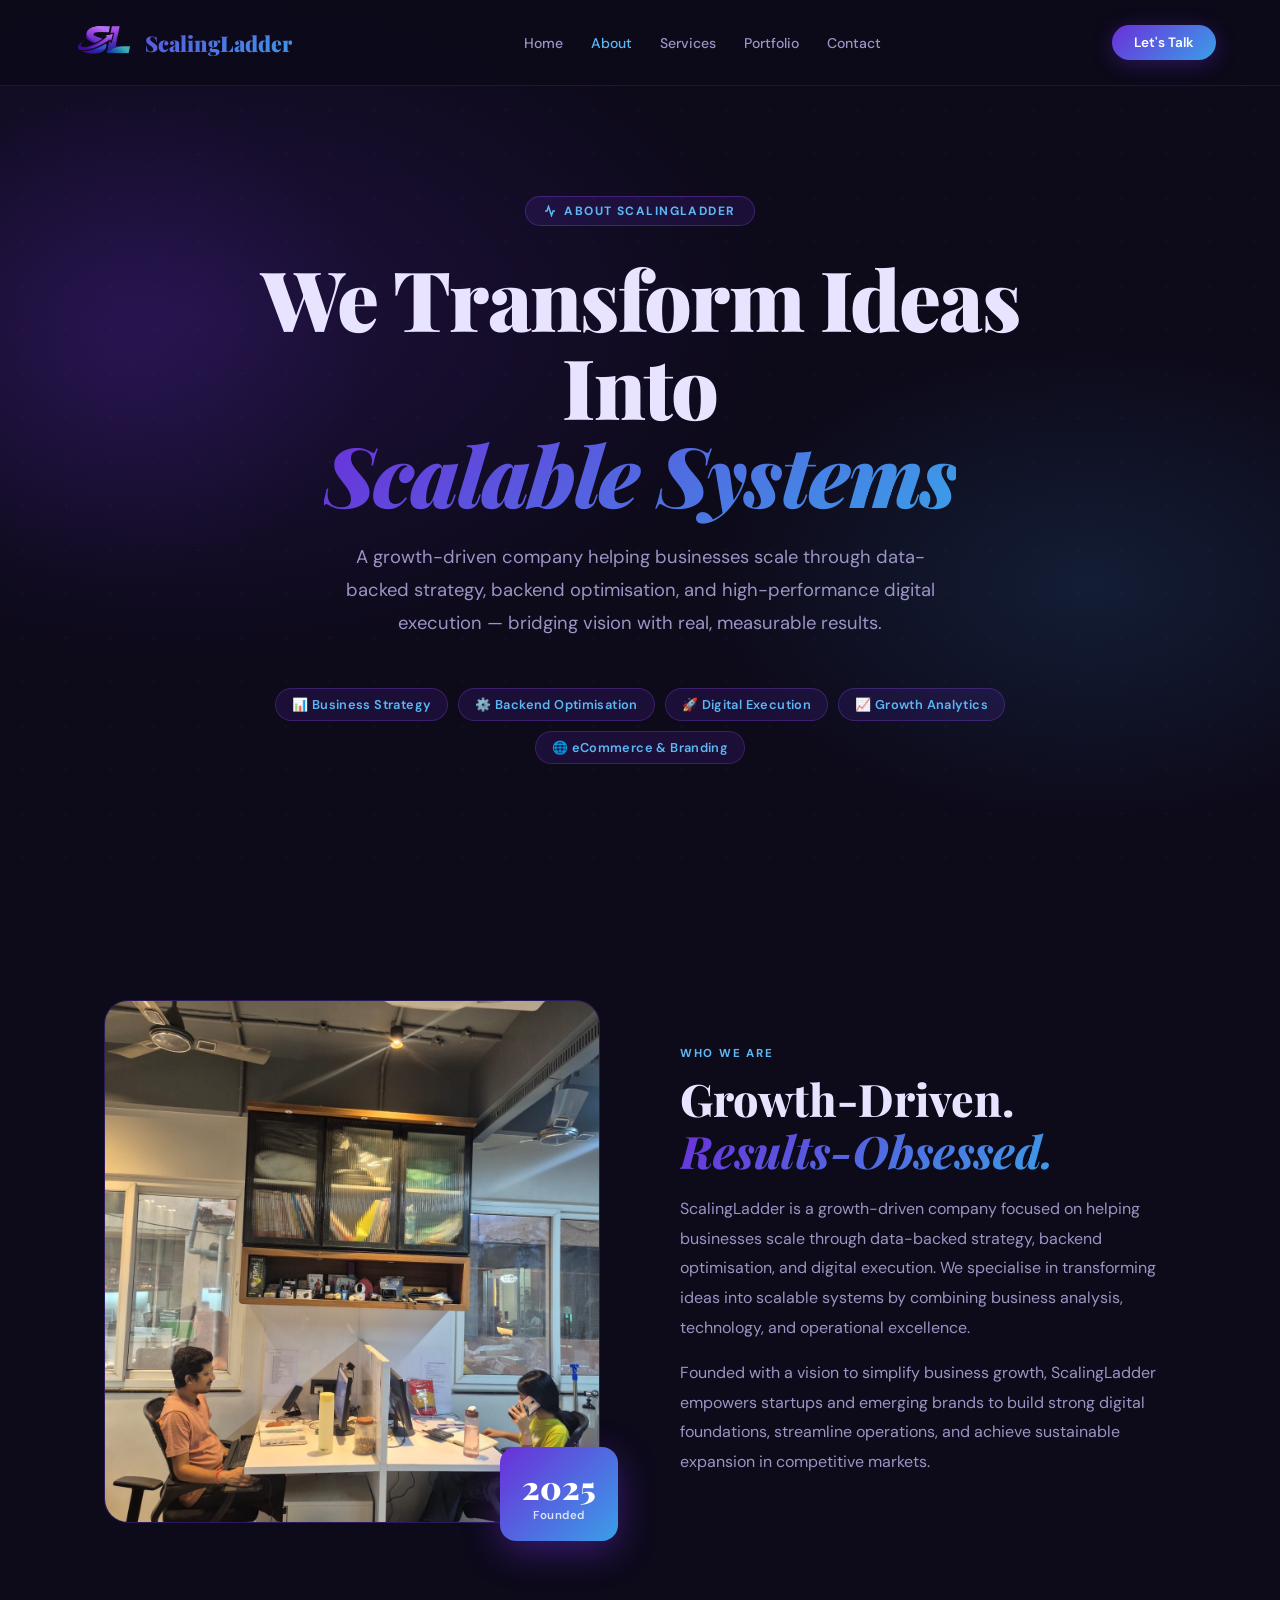
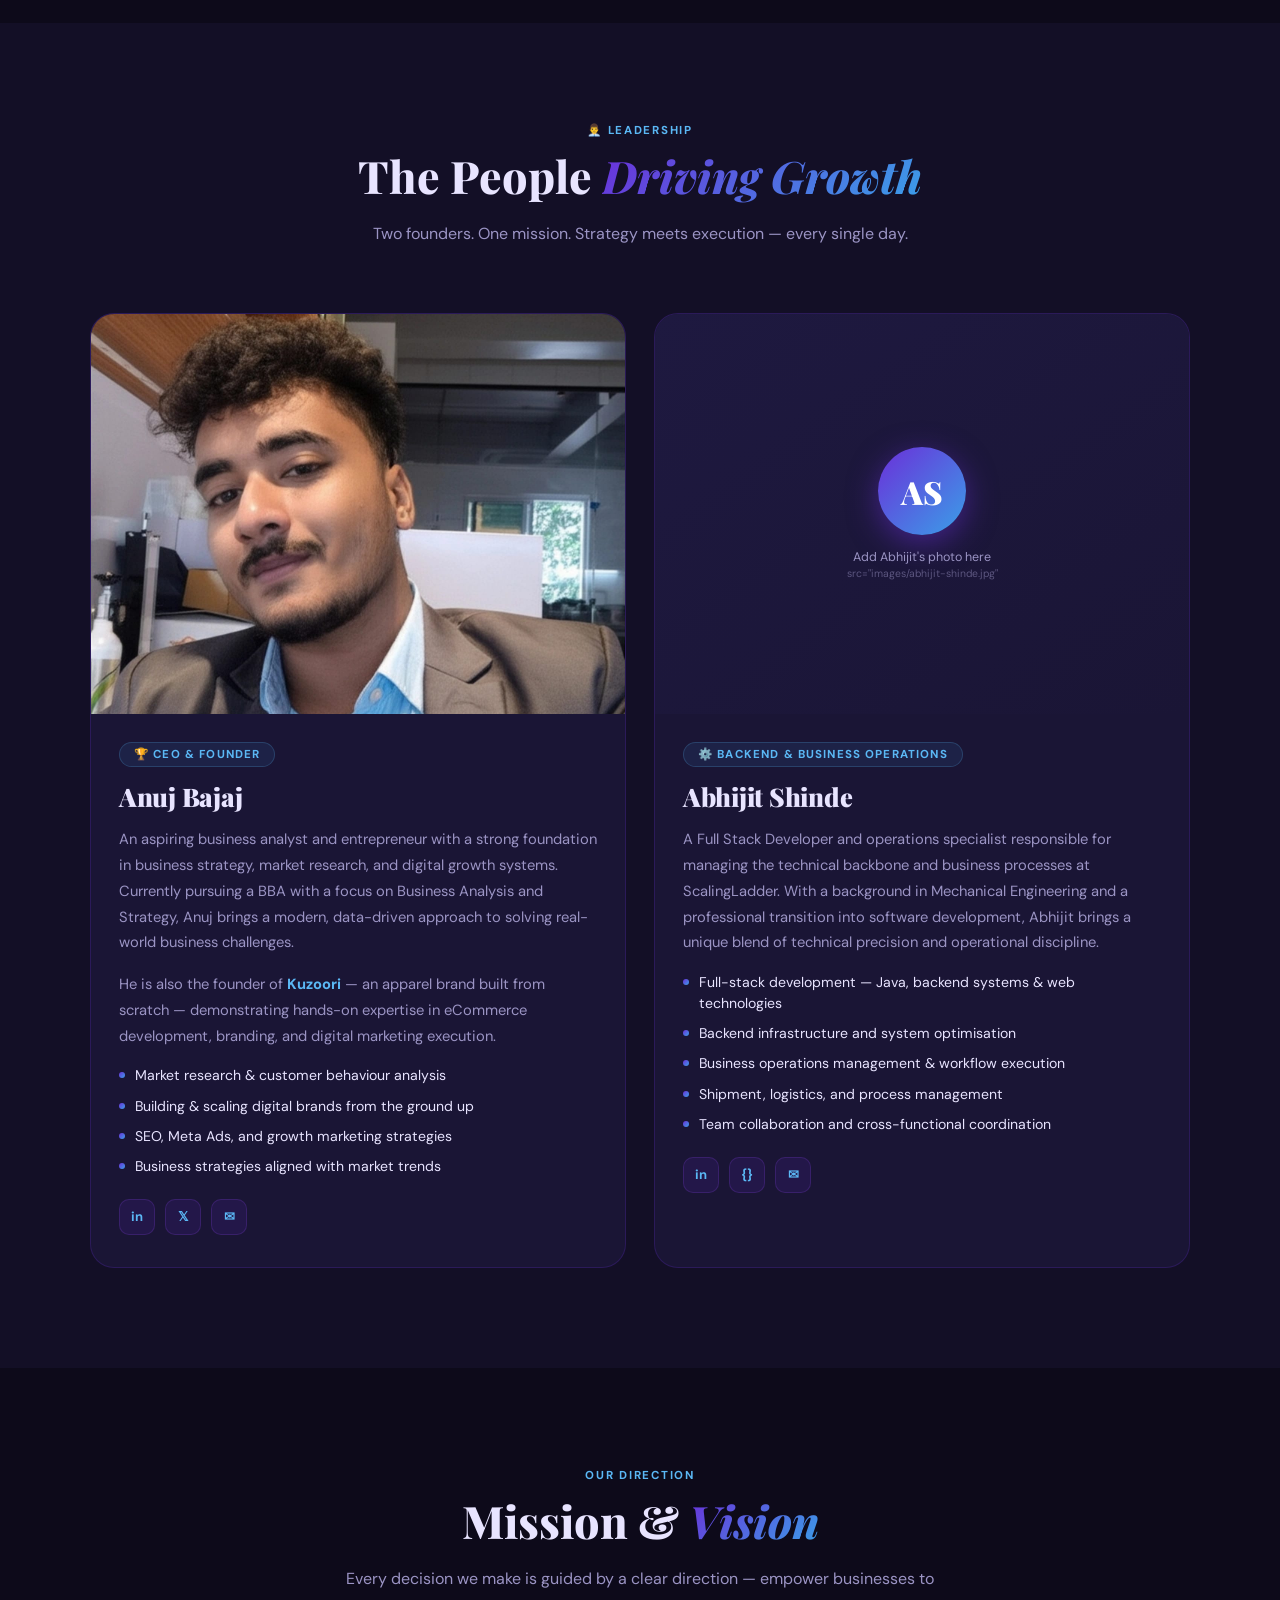
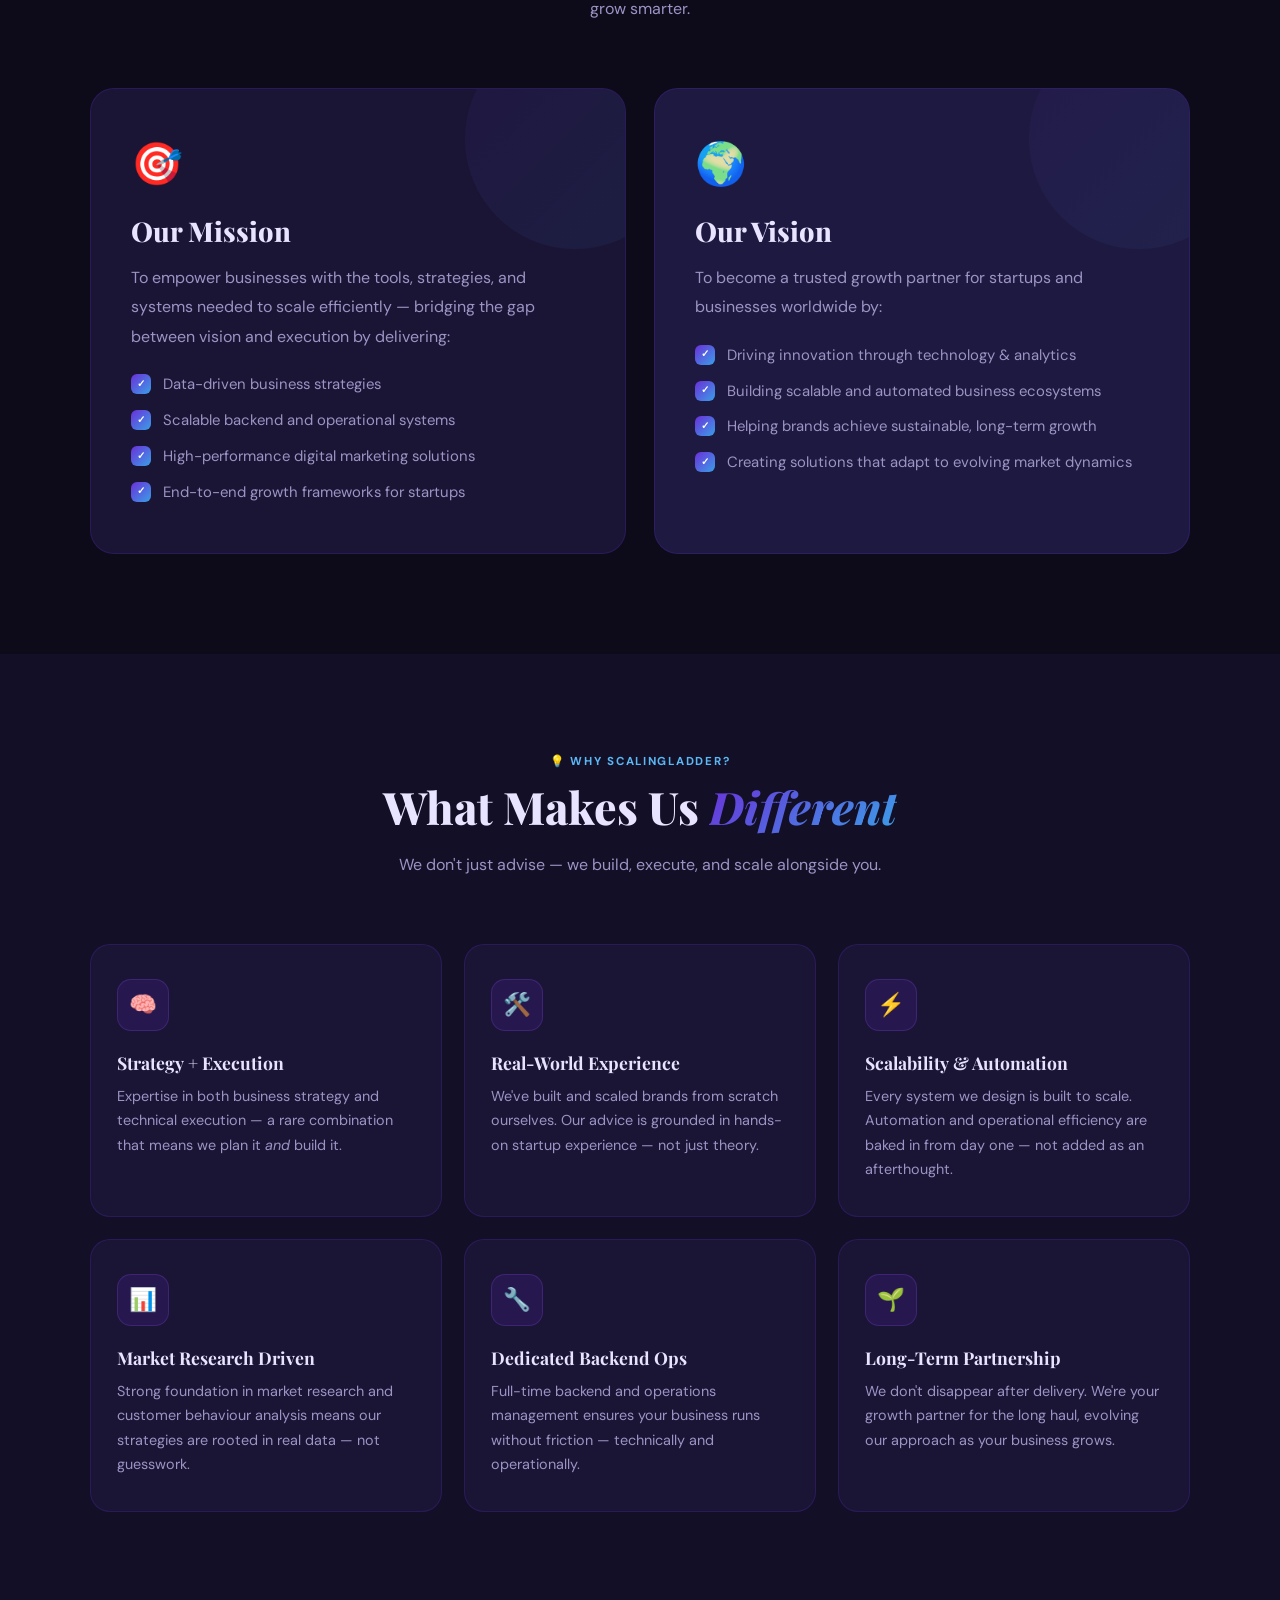
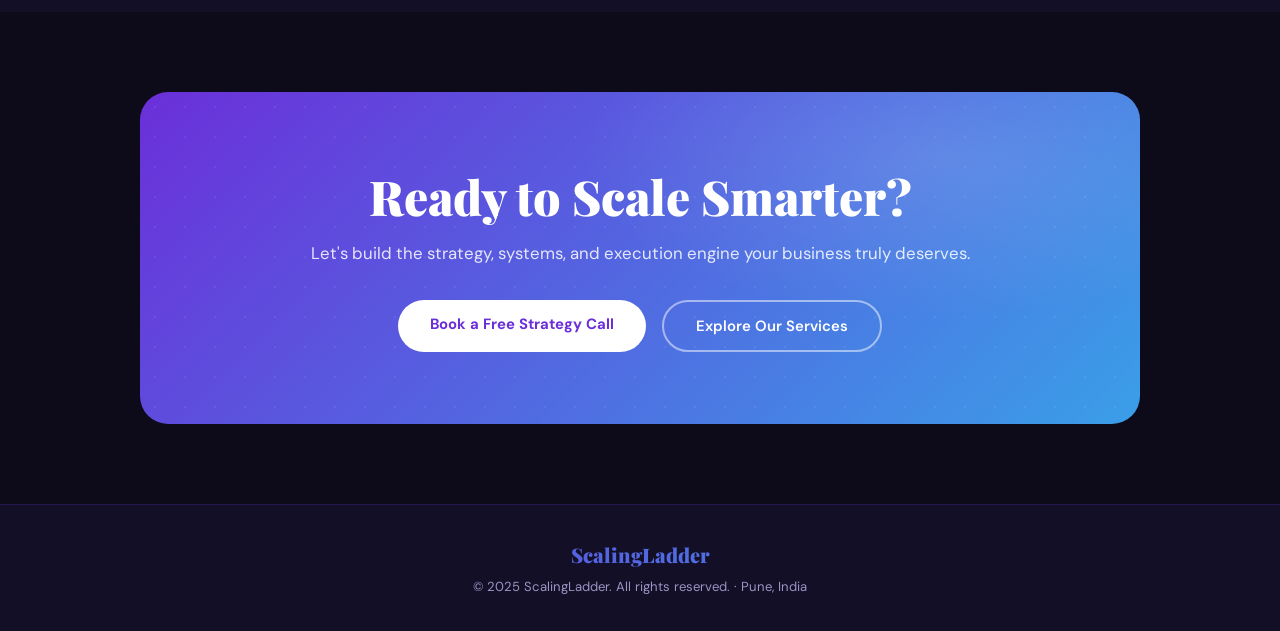
<file: aboutUs.html>
<!DOCTYPE html>
<html lang="en">
<head>
  <meta charset="UTF-8"/>
  <meta name="viewport" content="width=device-width, initial-scale=1.0"/>
  <title>About Us – ScalingLadder</title>
  <link href="https://fonts.googleapis.com/css2?family=Playfair+Display:ital,wght@0,700;0,900;1,700&family=DM+Sans:wght@300;400;500;600;700&display=swap" rel="stylesheet"/>
  <style>
    /* ══════════════════════════════════════
       THEME — matches thirdsite.html exactly
       ══════════════════════════════════════ */
    :root {
      --purple:  #6B2FD9;
      --violet:  #8B46E8;
      --mid:     #7B3ADE;
      --blue:    #3A9FE8;
      --sky:     #5BB8F5;
      --dark:    #0D0A1A;
      --dark2:   #130F26;
      --dark3:   #1A1535;
      --card-bg: #1E1940;
      --text:    #E8E4FF;
      --muted:   #9B94C4;
      --white:   #fff;
      --grad:    linear-gradient(135deg, #6B2FD9 0%, #3A9FE8 100%);
      --grad-r:  linear-gradient(135deg, #3A9FE8 0%, #6B2FD9 100%);

      /* aliases used throughout */
      --bg:      var(--dark);
      --surface: var(--dark2);
      --card:    var(--dark3);
      --card2:   var(--card-bg);
      --accent:  var(--violet);
      --border:  rgba(107,47,217,0.22);
    }

    *, *::before, *::after { box-sizing: border-box; margin: 0; padding: 0; }
    html { scroll-behavior: smooth; }

    body {
      font-family: 'DM Sans', sans-serif;
      background: var(--dark);
      color: var(--text);
      overflow-x: hidden;
    }

    /* ─────────────── NAV ─────────────── */
    nav {
      position: fixed; top: 0; left: 0; width: 100%; z-index: 200;
      padding: 0px 5%;
      display: flex; align-items: center; justify-content: space-between;
      background: rgba(13,10,26,0.90);
      backdrop-filter: blur(20px);
      border-bottom: 1px solid var(--border);
    }
    .nav-logo {
        display: flex; align-items: center; gap: 1px; text-decoration: none;
      font-family: 'Playfair Display', serif;
      font-size: 1.35rem; font-weight: 900;
      background: var(--grad); -webkit-background-clip: text; -webkit-text-fill-color: transparent;
      text-decoration: none;
    }
    .nav-links { display: flex; gap: 28px; list-style: none; }
    .nav-links a {
      color: var(--muted); text-decoration: none;
      font-size: .88rem; font-weight: 500; transition: color .2s;
    }
    .nav-links a:hover, .nav-links a.active { color: var(--sky); }
    .nav-cta {
      padding: 9px 22px; border-radius: 50px;
      background: var(--grad); color: #fff;
      font-weight: 600; font-size: .85rem; text-decoration: none;
      transition: opacity .2s, transform .2s; white-space: nowrap;
      box-shadow: 0 4px 20px rgba(107,47,217,.35);
    }
    .nav-cta:hover { opacity: .85; transform: translateY(-1px); }
    .burger {
      display: none; flex-direction: column; gap: 5px;
      cursor: pointer; background: none; border: none; padding: 4px;
    }
    .burger span { display: block; width: 24px; height: 2px; background: var(--text); border-radius: 2px; transition: .3s; }

    /* mobile menu */
    .mobile-menu {
      display: none; flex-direction: column;
      position: fixed; top: 62px; left: 0; width: 100%;
      background: rgba(13,10,26,.97); border-bottom: 1px solid var(--border);
      z-index: 190; padding-bottom: 16px;
    }
    .mobile-menu.open { display: flex; }
    .mobile-menu a {
      padding: 14px 5%; color: var(--text); text-decoration: none;
      font-size: .97rem; font-weight: 500;
      border-bottom: 1px solid rgba(255,255,255,.05); transition: color .2s;
    }
    .mobile-menu a:hover { color: var(--sky); }
    .m-cta {
      margin: 16px 5% 0 !important;
      padding: 14px; text-align: center;
      background: var(--grad) !important; border-radius: 12px;
      color: #fff !important; font-weight: 700; border: none;
    }

    /* ─────────────── HERO ─────────────── */
    .hero {
      min-height: 100vh;
      display: flex; align-items: center; justify-content: center;
      text-align: center; padding: 140px 5% 80px;
      position: relative; overflow: hidden;
    }
    .hero-bg {
      position: absolute; inset: 0; z-index: 0;
      background:
        radial-gradient(ellipse 65% 55% at 15% 35%, rgba(107,47,217,.18) 0%, transparent 70%),
        radial-gradient(ellipse 50% 45% at 85% 65%, rgba(58,159,232,.13) 0%, transparent 60%),
        var(--dark);
    }
    .hero-bg::after {
      content: ''; position: absolute; inset: 0;
      background-image: radial-gradient(circle, rgba(139,70,232,.08) 1px, transparent 1px);
      background-size: 44px 44px;
    }
    /* floating glow orbs */
    .hero-bg::before {
      content: ''; position: absolute;
      width: 500px; height: 500px; border-radius: 50%;
      background: radial-gradient(circle, rgba(107,47,217,.15) 0%, transparent 70%);
      top: 10%; left: -10%; pointer-events: none;
    }

    .hero-content { position: relative; z-index: 1; max-width: 820px; }

    .eyebrow {
      display: inline-flex; align-items: center; gap: 8px;
      background: rgba(107,47,217,.15); border: 1px solid rgba(139,70,232,.35);
      border-radius: 50px; padding: 6px 18px;
      font-size: .75rem; font-weight: 700; letter-spacing: .12em; text-transform: uppercase;
      color: var(--sky); margin-bottom: 28px;
      animation: fadeUp .7s ease both;
    }
    h1.hero-title {
      font-family: 'Playfair Display', serif;
      font-size: clamp(2.6rem, 7vw, 5.2rem);
      font-weight: 900; line-height: 1.06; letter-spacing: -.02em;
      margin-bottom: 22px;
      animation: fadeUp .7s .15s ease both;
    }
    h1.hero-title em {
      font-style: italic;
      background: var(--grad); -webkit-background-clip: text; -webkit-text-fill-color: transparent;
    }
    .hero-sub {
      font-size: clamp(.95rem, 2.2vw, 1.15rem);
      color: var(--muted); max-width: 600px; margin: 0 auto 48px; line-height: 1.8;
      animation: fadeUp .7s .3s ease both;
    }
    .hero-pills {
      display: flex; flex-wrap: wrap; gap: 10px; justify-content: center;
      animation: fadeUp .7s .45s ease both;
    }
    .pill {
      padding: 7px 16px; border-radius: 50px;
      background: rgba(107,47,217,.15); border: 1px solid rgba(139,70,232,.3);
      font-size: .8rem; font-weight: 600; color: var(--sky); letter-spacing: .03em;
    }

    /* ─────────────── SHARED ─────────────── */
    .section-label {
      font-size: .72rem; font-weight: 700; letter-spacing: .15em;
      text-transform: uppercase; color: var(--sky); margin-bottom: 12px;
    }
    .section-title {
      font-family: 'Playfair Display', serif;
      font-size: clamp(1.8rem, 3.5vw, 2.8rem); font-weight: 800;
      line-height: 1.15; margin-bottom: 18px;
    }
    .section-title em {
      font-style: italic;
      background: var(--grad); -webkit-background-clip: text; -webkit-text-fill-color: transparent;
    }
    .s-body { color: var(--muted); line-height: 1.85; font-size: 1rem; }

    /* ─────────────── WHO WE ARE ─────────────── */
    .intro-wrap {
      padding: 100px 5%;
      max-width: 1200px; margin: 0 auto;
      display: grid; grid-template-columns: 1fr 1fr; gap: 80px; align-items: center;
    }
    .intro-visual { position: relative; }
    .intro-img-box {
      width: 100%; padding-top: 105%;
      border-radius: 24px; overflow: hidden; position: relative;
      background: var(--dark3); border: 1px solid var(--border);
    }
    .img-placeholder {
      position: absolute; inset: 0;
      display: flex; flex-direction: column; align-items: center; justify-content: center;
      gap: 14px;
      background: linear-gradient(145deg, #1A1535, #130F26);
    }
    .img-placeholder .pl-icon { font-size: 3rem; opacity: .35; }
    .img-placeholder p { color: var(--muted); font-size: .82rem; text-align: center; padding: 0 24px; line-height: 1.6; }
    .intro-badge {
      position: absolute; bottom: -18px; right: -18px;
      background: var(--grad); border-radius: 16px; padding: 18px 22px;
      text-align: center; min-width: 115px;
      box-shadow: 0 10px 36px rgba(107,47,217,.45);
    }
    .intro-badge .b-big { font-family: 'Playfair Display', serif; font-size: 2rem; font-weight: 900; color: #fff; }
    .intro-badge .b-sm  { font-size: .72rem; color: rgba(255,255,255,.8); font-weight: 600; letter-spacing: .04em; }

    /* ─────────────── LEADERSHIP ─────────────── */
    .leadership { padding: 100px 5%; background: var(--dark2); }
    .leadership-header { text-align: center; max-width: 600px; margin: 0 auto 64px; }
    .leaders-wrap {
      max-width: 1100px; margin: 0 auto;
      display: grid; grid-template-columns: 1fr 1fr; gap: 28px;
    }
    .leader-card {
      background: var(--dark3); border: 1px solid var(--border);
      border-radius: 24px; overflow: hidden;
      transition: transform .3s, border-color .3s, box-shadow .3s;
    }
    .leader-card:hover {
      transform: translateY(-7px);
      border-color: rgba(139,70,232,.5);
      box-shadow: 0 24px 60px rgba(107,47,217,.25);
    }
    .leader-photo {
      width: 100%; aspect-ratio: 4/3;
      background: var(--dark2); position: relative; overflow: hidden;
    }
    .leader-photo img { width: 100%; height: 100%; object-fit: cover; display: block; }
    .lp-placeholder {
      width: 100%; height: 100%;
      display: flex; flex-direction: column; align-items: center; justify-content: center;
      gap: 14px;
      background: linear-gradient(145deg, #1E1940, #1A1535);
    }
    .avatar {
      width: 88px; height: 88px; border-radius: 50%;
      background: var(--grad);
      display: flex; align-items: center; justify-content: center;
      font-family: 'Playfair Display', serif;
      font-size: 2rem; font-weight: 900; color: #fff;
      box-shadow: 0 8px 30px rgba(107,47,217,.5);
    }
    .lp-hint { color: var(--muted); font-size: .78rem; text-align: center; padding: 0 20px; }
    .leader-body { padding: 28px 28px 32px; }
    .leader-role {
      display: inline-flex; align-items: center; gap: 6px;
      font-size: .72rem; font-weight: 700; letter-spacing: .1em; text-transform: uppercase;
      color: var(--sky);
      background: rgba(58,159,232,.1);
      border: 1px solid rgba(91,184,245,.2);
      border-radius: 50px; padding: 4px 14px; margin-bottom: 12px;
    }
    .leader-name {
      font-family: 'Playfair Display', serif;
      font-size: 1.6rem; font-weight: 900; margin-bottom: 14px; letter-spacing: -.01em;
    }
    .leader-bio { color: var(--muted); font-size: .92rem; line-height: 1.75; margin-bottom: 16px; }
    .expertise-list { list-style: none; display: flex; flex-direction: column; gap: 9px; margin-bottom: 22px; }
    .expertise-list li {
      display: flex; align-items: flex-start; gap: 10px;
      font-size: .88rem; color: var(--text); line-height: 1.5;
    }
    .expertise-list li::before {
      content: ''; width: 6px; height: 6px; border-radius: 50%; flex-shrink: 0;
      background: var(--grad); margin-top: 7px;
    }
    .leader-socials { display: flex; gap: 10px; }
    .soc {
      width: 36px; height: 36px; border-radius: 10px;
      background: rgba(107,47,217,.12); border: 1px solid rgba(139,70,232,.2);
      display: flex; align-items: center; justify-content: center;
      text-decoration: none; color: var(--sky);
      font-size: .82rem; font-weight: 700;
      transition: background .2s, transform .2s, color .2s;
    }
    .soc:hover { background: var(--grad); color: #fff; transform: translateY(-2px); }

    /* ─────────────── MISSION & VISION ─────────────── */
    .mv-section { padding: 100px 5%; background: var(--dark); }
    .mv-header { text-align: center; max-width: 600px; margin: 0 auto 64px; }
    .mv-grid {
      max-width: 1100px; margin: 0 auto;
      display: grid; grid-template-columns: 1fr 1fr; gap: 28px;
    }
    .mv-card {
      border-radius: 24px; padding: 48px 40px;
      position: relative; overflow: hidden;
      border: 1px solid var(--border);
    }
    .mv-card.mission { background: var(--dark3); }
    .mv-card.vision  { background: var(--card-bg); }
    .mv-card::before {
      content: ''; position: absolute; top: -60px; right: -60px;
      width: 220px; height: 220px; border-radius: 50%;
      background: var(--grad); opacity: .07;
    }
    .mv-icon { font-size: 2.6rem; margin-bottom: 22px; display: block; }
    .mv-card h3 {
      font-family: 'Playfair Display', serif;
      font-size: 1.7rem; font-weight: 800; margin-bottom: 14px;
    }
    .mv-list { list-style: none; display: flex; flex-direction: column; gap: 12px; }
    .mv-list li {
      display: flex; align-items: flex-start; gap: 12px;
      font-size: .93rem; color: var(--muted); line-height: 1.6;
    }
    .chk {
      width: 20px; height: 20px; border-radius: 6px;
      background: var(--grad); display: flex; align-items: center; justify-content: center;
      flex-shrink: 0; margin-top: 1px; font-size: .65rem; color: #fff; font-weight: 700;
    }

    /* ─────────────── WHY US ─────────────── */
    .why-section { padding: 100px 5%; background: var(--dark2); }
    .why-header { text-align: center; max-width: 600px; margin: 0 auto 64px; }
    .why-grid {
      max-width: 1100px; margin: 0 auto;
      display: grid; grid-template-columns: repeat(3, 1fr); gap: 22px;
    }
    .why-card {
      background: var(--dark3); border: 1px solid var(--border);
      border-radius: 20px; padding: 34px 26px;
      transition: transform .3s, border-color .3s, box-shadow .3s;
      position: relative; overflow: hidden;
    }
    .why-card:hover {
      transform: translateY(-6px);
      border-color: rgba(139,70,232,.45);
      box-shadow: 0 20px 50px rgba(107,47,217,.2);
    }
    .why-card::after {
      content: ''; position: absolute; bottom: 0; left: 0; right: 0;
      height: 3px; background: var(--grad);
      transform: scaleX(0); transform-origin: left;
      transition: transform .35s ease;
    }
    .why-card:hover::after { transform: scaleX(1); }
    .why-icon {
      width: 52px; height: 52px; border-radius: 14px;
      background: rgba(107,47,217,.15); border: 1px solid rgba(139,70,232,.25);
      display: flex; align-items: center; justify-content: center;
      font-size: 1.4rem; margin-bottom: 20px;
    }
    .why-card h3 {
      font-family: 'Playfair Display', serif;
      font-size: 1.1rem; font-weight: 700; margin-bottom: 10px; color: var(--text);
    }
    .why-card p { color: var(--muted); font-size: .9rem; line-height: 1.7; }

    /* ─────────────── CTA ─────────────── */
    .cta-section { padding: 80px 5%; background: var(--dark); }
    .cta-inner {
      max-width: 1000px; margin: 0 auto;
      background: var(--grad); border-radius: 28px; padding: 72px 56px;
      text-align: center; position: relative; overflow: hidden;
    }
    .cta-inner::before {
      content: ''; position: absolute; inset: 0;
      background: radial-gradient(ellipse 60% 80% at 80% 20%, rgba(255,255,255,.12) 0%, transparent 60%);
    }
    .cta-inner::after {
      content: ''; position: absolute; inset: 0;
      background-image: radial-gradient(circle, rgba(255,255,255,.07) 1px, transparent 1px);
      background-size: 30px 30px;
    }
    .cta-inner h2 {
      font-family: 'Playfair Display', serif;
      font-size: clamp(1.8rem, 4vw, 3rem); font-weight: 900;
      color: #fff; margin-bottom: 14px; position: relative; z-index: 1;
    }
    .cta-inner p { color: rgba(255,255,255,.85); font-size: 1.05rem; margin-bottom: 36px; position: relative; z-index: 1; }
    .cta-btns { display: flex; gap: 16px; justify-content: center; flex-wrap: wrap; position: relative; z-index: 1; }
    .btn-w {
      padding: 14px 32px; border-radius: 50px;
      background: #fff; color: var(--purple);
      font-weight: 700; font-size: .93rem; text-decoration: none;
      transition: transform .2s, box-shadow .2s;
    }
    .btn-w:hover { transform: translateY(-2px); box-shadow: 0 10px 30px rgba(0,0,0,.25); }
    .btn-ow {
      padding: 14px 32px; border-radius: 50px;
      background: transparent; border: 2px solid rgba(255,255,255,.5);
      color: #fff; font-weight: 600; font-size: .93rem; text-decoration: none;
      transition: border-color .2s, transform .2s;
    }
    .btn-ow:hover { border-color: #fff; transform: translateY(-2px); }

    /* ─────────────── FOOTER ─────────────── */
    footer {
      background: var(--dark2); border-top: 1px solid var(--border);
      padding: 36px 5%; text-align: center;
    }
    footer .f-logo {
      font-family: 'Playfair Display', serif; font-size: 1.25rem; font-weight: 900;
      background: var(--grad); -webkit-background-clip: text; -webkit-text-fill-color: transparent;
      margin-bottom: 10px;
    }
    footer p { color: var(--muted); font-size: .82rem; }

    /* ─────────────── ANIMATIONS ─────────────── */
    @keyframes fadeUp {
      from { opacity: 0; transform: translateY(30px); }
      to   { opacity: 1; transform: translateY(0); }
    }
    .reveal {
      opacity: 0; transform: translateY(28px);
      transition: opacity .65s ease, transform .65s ease;
    }
    .reveal.visible { opacity: 1; transform: translateY(0); }

    /* ─────────────── RESPONSIVE ─────────────── */
    @media (max-width: 1024px) {
      .leaders-wrap { grid-template-columns: 1fr; }
      .why-grid { grid-template-columns: repeat(2, 1fr); }
    }
    @media (max-width: 768px) {
      .nav-links, .nav-cta { display: none; }
      .burger { display: flex; }
      .hero { padding: 120px 5% 60px; }
      .intro-wrap { grid-template-columns: 1fr; gap: 50px; padding: 70px 5%; }
      .intro-badge { right: 0; }
      .mv-grid { grid-template-columns: 1fr; }
      .why-grid { grid-template-columns: 1fr; }
      .cta-inner { padding: 48px 24px; }
      .leadership, .mv-section, .why-section, .cta-section { padding: 70px 5%; }
    }
    @media (max-width: 480px) {
      .mv-card { padding: 32px 20px; }
      .hero-pills .pill { font-size: .72rem; padding: 5px 12px; }
      .leaders-wrap { gap: 20px; }
    }
  </style>
</head>
<body>

<!-- ══════ NAV ══════ -->
<nav>
     <a href="#" class="nav-logo">
    <div class="nav-logo-icon" >
        <img src="Source/img/NewShortLogo.png" alt="logo" srcset="covering the logo" loading="eager" style="width: 80px;">
    </div>
    <span class="nav-logo-text">ScalingLadder</span>
  </a>
  <!-- <a href="thirdsite.html" class="logo">ScalingLadder</a> -->
  <ul class="nav-links">
    <li><a href="index.html">Home</a></li>
    <li><a href="about.html" class="active">About</a></li>
    <li><a href="/index.html#services">Services</a></li>
    <li><a href="#">Portfolio</a></li>
    <li><a href="#">Contact</a></li>
  </ul>
  <a href="#contact" class="nav-cta">Let's Talk</a>
  <button class="burger" id="burger" aria-label="Toggle menu">
    <span></span><span></span><span></span>
  </button>
</nav>

<div class="mobile-menu" id="mobileMenu">
  <a href="thirdsite.html">Home</a>
  <a href="about.html">About</a>
  <a href="#">Services</a>
  <a href="#">Portfolio</a>
  <a href="#">Contact</a>
  <a href="#contact" class="m-cta">Let's Talk</a>
</div>

<!-- ══════ HERO ══════ -->
<section class="hero">
  <div class="hero-bg"></div>
  <div class="hero-content">
    <div class="eyebrow">
      <svg width="12" height="12" viewBox="0 0 24 24" fill="none" stroke="currentColor" stroke-width="3"><polyline points="22 12 18 12 15 21 9 3 6 12 2 12"/></svg>
      About ScalingLadder
    </div>
    <h1 class="hero-title">
      We Transform Ideas Into<br><em>Scalable Systems</em>
    </h1>
    <p class="hero-sub">
      A growth-driven company helping businesses scale through data-backed strategy, backend optimisation, and high-performance digital execution — bridging vision with real, measurable results.
    </p>
    <div class="hero-pills">
      <span class="pill">📊 Business Strategy</span>
      <span class="pill">⚙️ Backend Optimisation</span>
      <span class="pill">🚀 Digital Execution</span>
      <span class="pill">📈 Growth Analytics</span>
      <span class="pill">🌐 eCommerce &amp; Branding</span>
    </div>
  </div>
</section>

<!-- ══════ WHO WE ARE ══════ -->
<div style="background: var(--dark);">
  <div class="intro-wrap reveal">

    <div class="intro-visual">
      <div class="intro-img-box">
        <div class="img-placeholder">
          <!-- <span class="pl-icon">🚀</span>
          <p>Add your team or office photo here<br><small style="opacity:.5;">src="images/team.jpg"</small></p> -->
                <img src="Source/img/Office.jpeg" alt="ScalingLadder Team" style="width:100%; height:100%; object-fit:cover; display:block;" >
        </div>
      </div>
      <div class="intro-badge">
        <div class="b-big">2025</div>
        <div class="b-sm">Founded</div>
      </div>
    </div>

    <div>
      <p class="section-label">Who We Are</p>
      <h2 class="section-title">Growth-Driven.<br><em>Results-Obsessed.</em></h2>
      <p class="s-body">
        ScalingLadder is a growth-driven company focused on helping businesses scale through data-backed strategy, backend optimisation, and digital execution. We specialise in transforming ideas into scalable systems by combining business analysis, technology, and operational excellence.
      </p>
      <p class="s-body" style="margin-top:16px;">
        Founded with a vision to simplify business growth, ScalingLadder empowers startups and emerging brands to build strong digital foundations, streamline operations, and achieve sustainable expansion in competitive markets.
      </p>
    </div>

  </div>
</div>

<!-- ══════ LEADERSHIP ══════ -->
<section class="leadership">
  <div class="leadership-header reveal">
    <p class="section-label">👨‍💼 Leadership</p>
    <h2 class="section-title">The People <em>Driving Growth</em></h2>
    <p class="s-body">Two founders. One mission. Strategy meets execution — every single day.</p>
  </div>

  <div class="leaders-wrap">

    <!-- ANUJ BAJAJ -->
    <div class="leader-card reveal">
      <div class="leader-photo">
        <img src="Source/img/Founder.jpeg" alt="Anuj Bajaj">
        <div class="lp-placeholder">
          <div class="avatar">AB</div>
          <p class="lp-hint">Add Anuj's photo here<br><small style="opacity:.5;">src="images/anuj-bajaj.jpg"</small></p>
        </div>
      </div>
      <div class="leader-body">
        <div class="leader-role">🏆 CEO &amp; Founder</div>
        <div class="leader-name">Anuj Bajaj</div>
        <p class="leader-bio">
          An aspiring business analyst and entrepreneur with a strong foundation in business strategy, market research, and digital growth systems. Currently pursuing a BBA with a focus on Business Analysis and Strategy, Anuj brings a modern, data-driven approach to solving real-world business challenges.
        </p>
        <p class="leader-bio">
          He is also the founder of <strong style="color:var(--sky);">Kuzoori</strong> — an apparel brand built from scratch — demonstrating hands-on expertise in eCommerce development, branding, and digital marketing execution.
        </p>
        <ul class="expertise-list">
          <li>Market research &amp; customer behaviour analysis</li>
          <li>Building &amp; scaling digital brands from the ground up</li>
          <li>SEO, Meta Ads, and growth marketing strategies</li>
          <li>Business strategies aligned with market trends</li>
        </ul>
        <div class="leader-socials">
          <a class="soc" href="#" title="LinkedIn">in</a>
          <a class="soc" href="#" title="Twitter">𝕏</a>
          <a class="soc" href="#" title="Email">✉</a>
        </div>
      </div>
    </div>

    <!-- ABHIJIT SHINDE -->
    <div class="leader-card reveal">
      <div class="leader-photo">
        <!-- ✅ Replace with: <img src="images/abhijit-shinde.jpg" alt="Abhijit Shinde"> -->
        <div class="lp-placeholder">
          <div class="avatar">AS</div>
          <p class="lp-hint">Add Abhijit's photo here<br><small style="opacity:.5;">src="images/abhijit-shinde.jpg"</small></p>
        </div>
      </div>
      <div class="leader-body">
        <div class="leader-role">⚙️ Backend &amp; Business Operations</div>
        <div class="leader-name">Abhijit Shinde</div>
        <p class="leader-bio">
          A Full Stack Developer and operations specialist responsible for managing the technical backbone and business processes at ScalingLadder. With a background in Mechanical Engineering and a professional transition into software development, Abhijit brings a unique blend of technical precision and operational discipline.
        </p>
        <ul class="expertise-list">
          <li>Full-stack development — Java, backend systems &amp; web technologies</li>
          <li>Backend infrastructure and system optimisation</li>
          <li>Business operations management &amp; workflow execution</li>
          <li>Shipment, logistics, and process management</li>
          <li>Team collaboration and cross-functional coordination</li>
        </ul>
        <div class="leader-socials">
          <a class="soc" href="#" title="LinkedIn">in</a>
          <a class="soc" href="#" title="GitHub">{}</a>
          <a class="soc" href="#" title="Email">✉</a>
        </div>
      </div>
    </div>

  </div>
</section>

<!-- ══════ MISSION & VISION ══════ -->
<section class="mv-section">
  <div class="mv-header reveal">
    <p class="section-label">Our Direction</p>
    <h2 class="section-title">Mission &amp; <em>Vision</em></h2>
    <p class="s-body">Every decision we make is guided by a clear direction — empower businesses to grow smarter.</p>
  </div>
  <div class="mv-grid">

    <div class="mv-card mission reveal">
      <span class="mv-icon">🎯</span>
      <h3>Our Mission</h3>
      <p class="s-body" style="margin-bottom:22px;">To empower businesses with the tools, strategies, and systems needed to scale efficiently — bridging the gap between vision and execution by delivering:</p>
      <ul class="mv-list">
        <li><span class="chk">✓</span> Data-driven business strategies</li>
        <li><span class="chk">✓</span> Scalable backend and operational systems</li>
        <li><span class="chk">✓</span> High-performance digital marketing solutions</li>
        <li><span class="chk">✓</span> End-to-end growth frameworks for startups</li>
      </ul>
    </div>

    <div class="mv-card vision reveal">
      <span class="mv-icon">🌍</span>
      <h3>Our Vision</h3>
      <p class="s-body" style="margin-bottom:22px;">To become a trusted growth partner for startups and businesses worldwide by:</p>
      <ul class="mv-list">
        <li><span class="chk">✓</span> Driving innovation through technology &amp; analytics</li>
        <li><span class="chk">✓</span> Building scalable and automated business ecosystems</li>
        <li><span class="chk">✓</span> Helping brands achieve sustainable, long-term growth</li>
        <li><span class="chk">✓</span> Creating solutions that adapt to evolving market dynamics</li>
      </ul>
    </div>

  </div>
</section>

<!-- ══════ WHY SCALINGLADDER ══════ -->
<section class="why-section">
  <div class="why-header reveal">
    <p class="section-label">💡 Why ScalingLadder?</p>
    <h2 class="section-title">What Makes Us <em>Different</em></h2>
    <p class="s-body">We don't just advise — we build, execute, and scale alongside you.</p>
  </div>
  <div class="why-grid">

    <div class="why-card reveal">
      <div class="why-icon">🧠</div>
      <h3>Strategy + Execution</h3>
      <p>Expertise in both business strategy and technical execution — a rare combination that means we plan it <em>and</em> build it.</p>
    </div>

    <div class="why-card reveal">
      <div class="why-icon">🛠️</div>
      <h3>Real-World Experience</h3>
      <p>We've built and scaled brands from scratch ourselves. Our advice is grounded in hands-on startup experience — not just theory.</p>
    </div>

    <div class="why-card reveal">
      <div class="why-icon">⚡</div>
      <h3>Scalability &amp; Automation</h3>
      <p>Every system we design is built to scale. Automation and operational efficiency are baked in from day one — not added as an afterthought.</p>
    </div>

    <div class="why-card reveal">
      <div class="why-icon">📊</div>
      <h3>Market Research Driven</h3>
      <p>Strong foundation in market research and customer behaviour analysis means our strategies are rooted in real data — not guesswork.</p>
    </div>

    <div class="why-card reveal">
      <div class="why-icon">🔧</div>
      <h3>Dedicated Backend Ops</h3>
      <p>Full-time backend and operations management ensures your business runs without friction — technically and operationally.</p>
    </div>

    <div class="why-card reveal">
      <div class="why-icon">🌱</div>
      <h3>Long-Term Partnership</h3>
      <p>We don't disappear after delivery. We're your growth partner for the long haul, evolving our approach as your business grows.</p>
    </div>

  </div>
</section>

<!-- ══════ CTA ══════ -->
<section class="cta-section" id="contact">
  <div class="cta-inner reveal">
    <h2>Ready to Scale Smarter?</h2>
    <p>Let's build the strategy, systems, and execution engine your business truly deserves.</p>
    <div class="cta-btns">
      <a href="https://wa.me/919284617346?text=Hello%2C%20Need%20Information%20About%20SEO%20Services%3F" class="btn-w">Book a Free Strategy Call</a>
      <a href="thirdsite.html#services" class="btn-ow">Explore Our Services</a>
    </div>
  </div>
</section>

<!-- ══════ FOOTER ══════ -->
<footer>
  <div class="f-logo">ScalingLadder</div>
  <p>© 2025 ScalingLadder. All rights reserved. · Pune, India</p>
</footer>

<script>
  // Mobile menu
  document.getElementById('burger').addEventListener('click', () => {
    document.getElementById('mobileMenu').classList.toggle('open');
  });

  // Scroll reveal
  const obs = new IntersectionObserver((entries) => {
    entries.forEach((e, i) => {
      if (e.isIntersecting) {
        setTimeout(() => e.target.classList.add('visible'), i * 90);
        obs.unobserve(e.target);
      }
    });
  }, { threshold: 0.1 });
  document.querySelectorAll('.reveal').forEach(el => obs.observe(el));
</script>

</body>
</html>
</file>
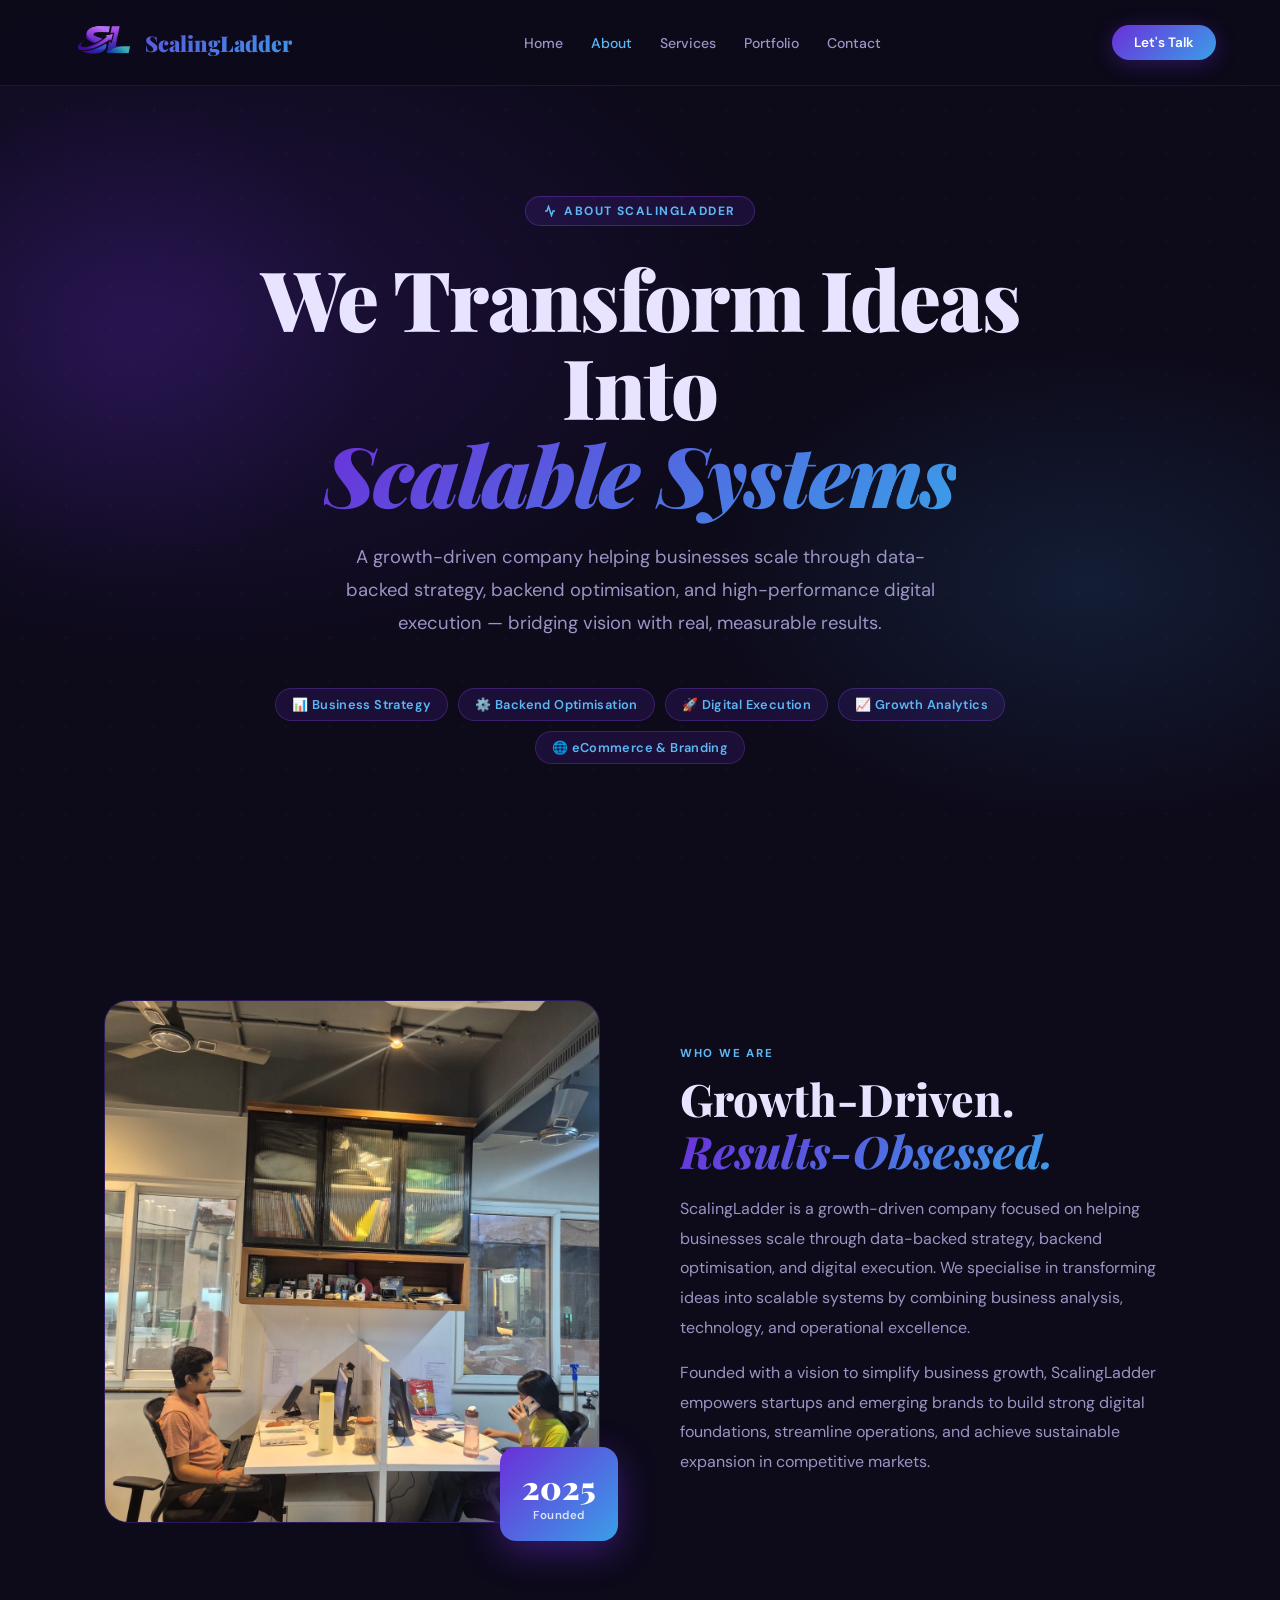
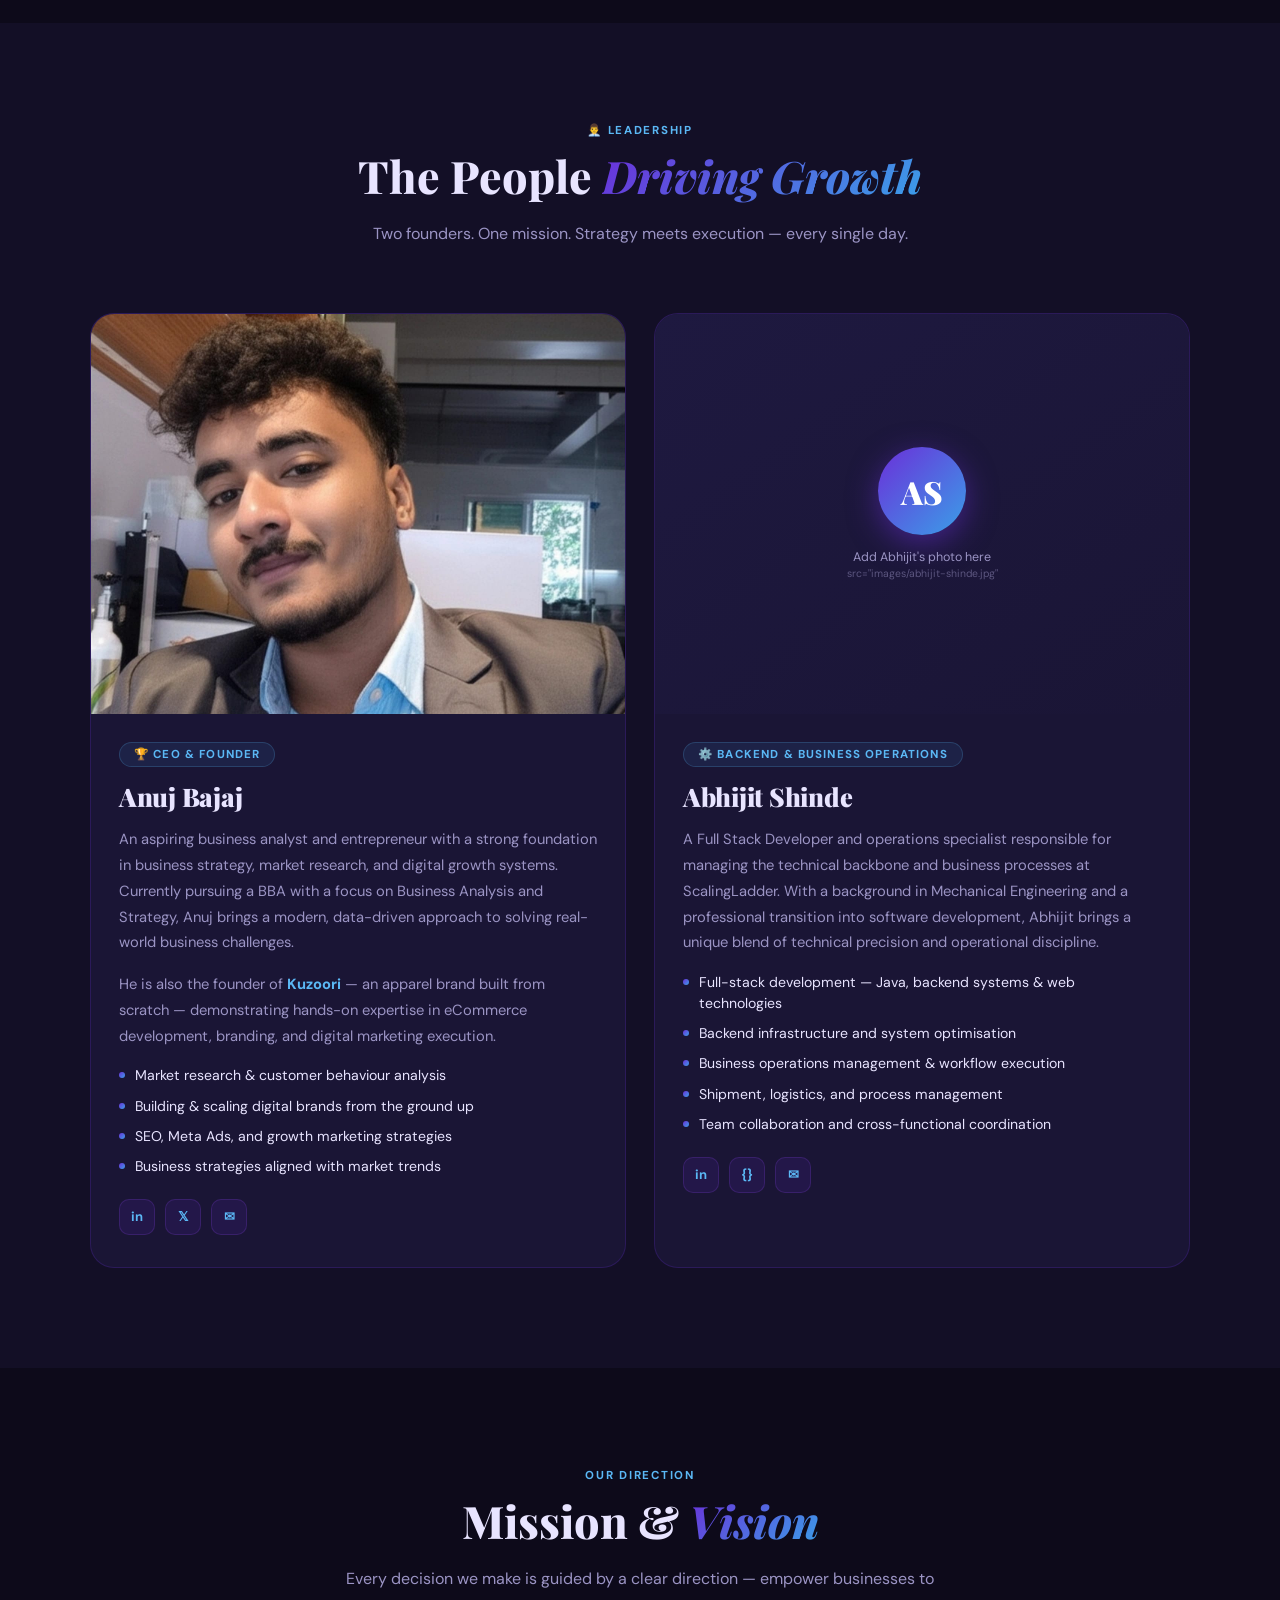
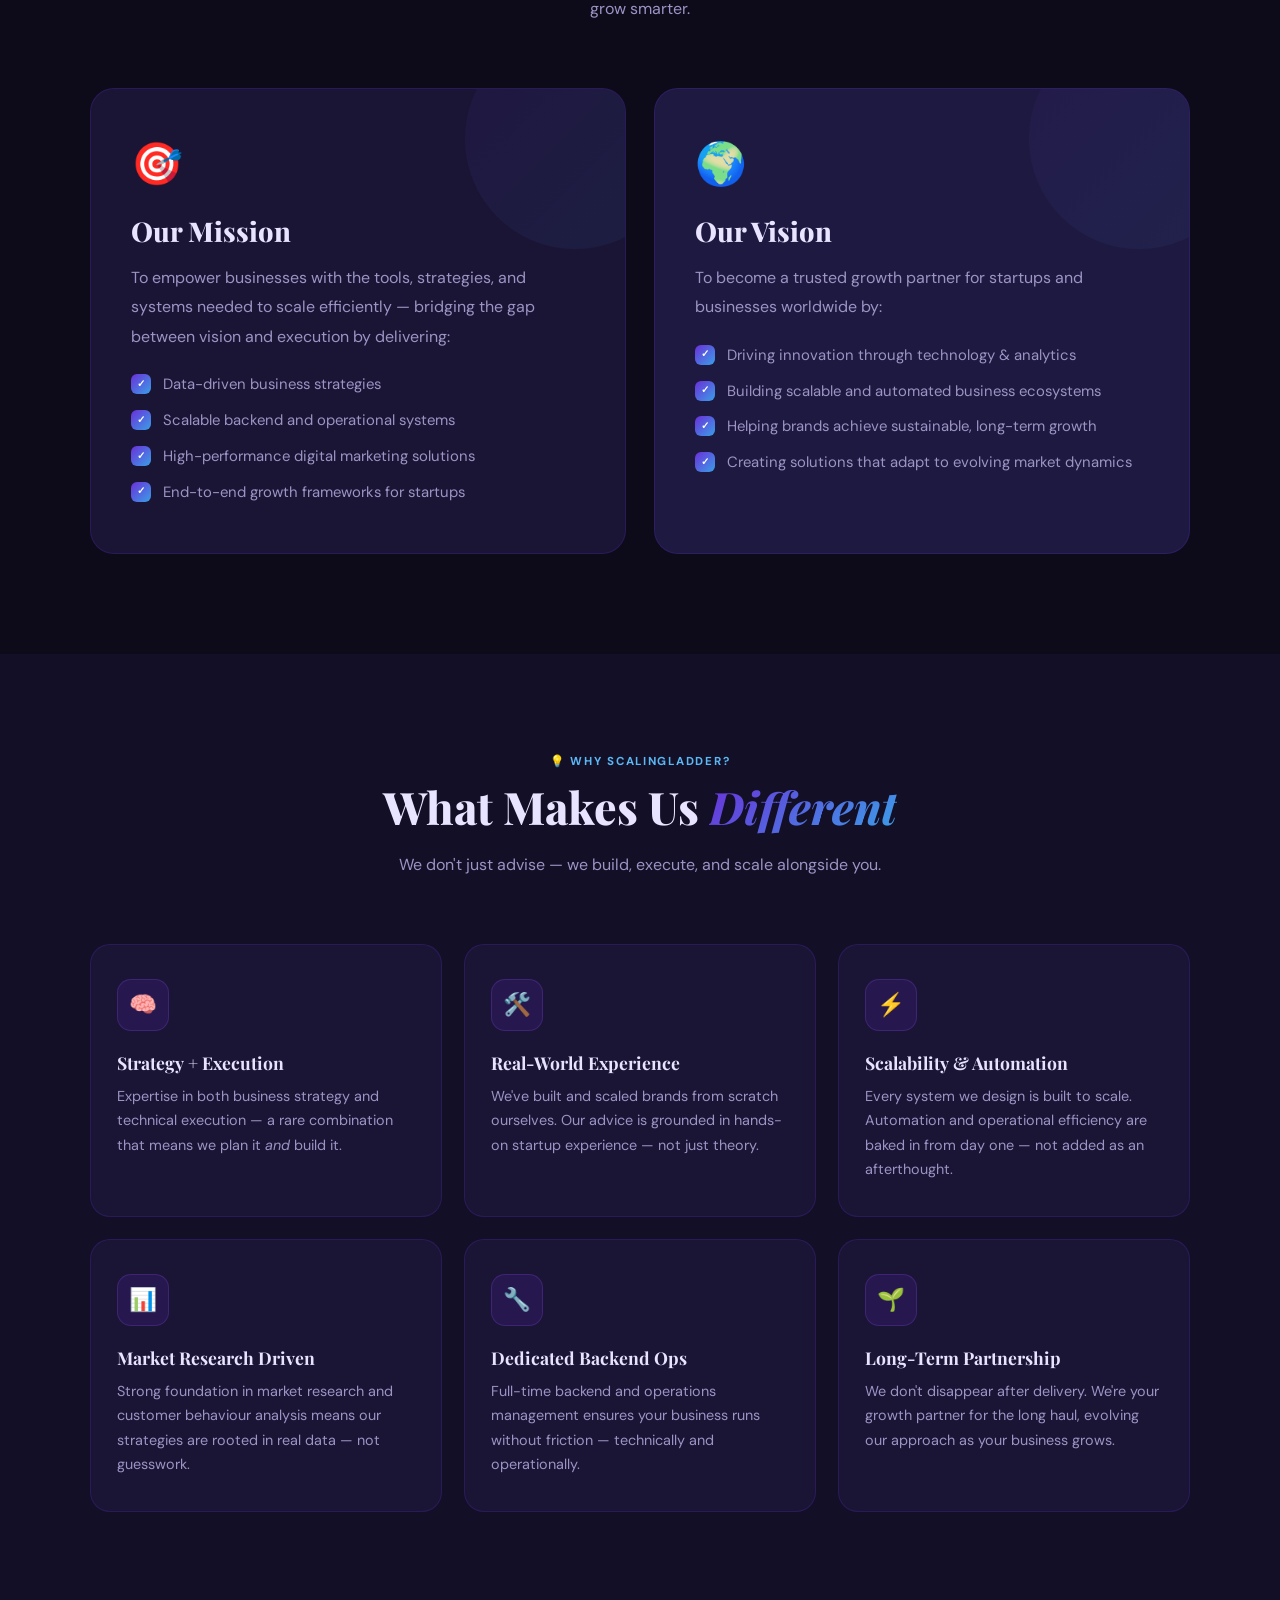
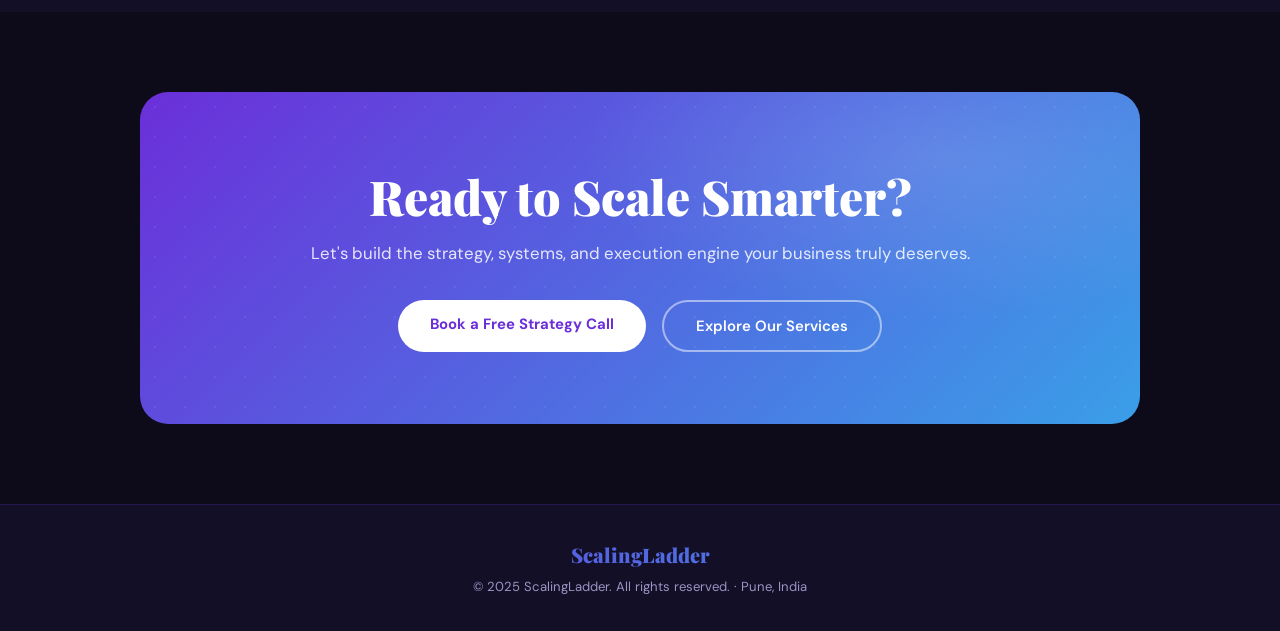
<file: Final Website/aboutUs.html>
<!DOCTYPE html>
<html lang="en">
<head>
  <meta charset="UTF-8"/>
  <meta name="viewport" content="width=device-width, initial-scale=1.0"/>
  <title>About Us – ScalingLadder</title>
  <link href="https://fonts.googleapis.com/css2?family=Playfair+Display:ital,wght@0,700;0,900;1,700&family=DM+Sans:wght@300;400;500;600;700&display=swap" rel="stylesheet"/>
  <style>
    /* ══════════════════════════════════════
       THEME — matches thirdsite.html exactly
       ══════════════════════════════════════ */
    :root {
      --purple:  #6B2FD9;
      --violet:  #8B46E8;
      --mid:     #7B3ADE;
      --blue:    #3A9FE8;
      --sky:     #5BB8F5;
      --dark:    #0D0A1A;
      --dark2:   #130F26;
      --dark3:   #1A1535;
      --card-bg: #1E1940;
      --text:    #E8E4FF;
      --muted:   #9B94C4;
      --white:   #fff;
      --grad:    linear-gradient(135deg, #6B2FD9 0%, #3A9FE8 100%);
      --grad-r:  linear-gradient(135deg, #3A9FE8 0%, #6B2FD9 100%);

      /* aliases used throughout */
      --bg:      var(--dark);
      --surface: var(--dark2);
      --card:    var(--dark3);
      --card2:   var(--card-bg);
      --accent:  var(--violet);
      --border:  rgba(107,47,217,0.22);
    }

    *, *::before, *::after { box-sizing: border-box; margin: 0; padding: 0; }
    html { scroll-behavior: smooth; }

    body {
      font-family: 'DM Sans', sans-serif;
      background: var(--dark);
      color: var(--text);
      overflow-x: hidden;
    }

    /* ─────────────── NAV ─────────────── */
    nav {
      position: fixed; top: 0; left: 0; width: 100%; z-index: 200;
      padding: 0px 5%;
      display: flex; align-items: center; justify-content: space-between;
      background: rgba(13,10,26,0.90);
      backdrop-filter: blur(20px);
      border-bottom: 1px solid var(--border);
    }
    .nav-logo {
        display: flex; align-items: center; gap: 1px; text-decoration: none;
      font-family: 'Playfair Display', serif;
      font-size: 1.35rem; font-weight: 900;
      background: var(--grad); -webkit-background-clip: text; -webkit-text-fill-color: transparent;
      text-decoration: none;
    }
    .nav-links { display: flex; gap: 28px; list-style: none; }
    .nav-links a {
      color: var(--muted); text-decoration: none;
      font-size: .88rem; font-weight: 500; transition: color .2s;
    }
    .nav-links a:hover, .nav-links a.active { color: var(--sky); }
    .nav-cta {
      padding: 9px 22px; border-radius: 50px;
      background: var(--grad); color: #fff;
      font-weight: 600; font-size: .85rem; text-decoration: none;
      transition: opacity .2s, transform .2s; white-space: nowrap;
      box-shadow: 0 4px 20px rgba(107,47,217,.35);
    }
    .nav-cta:hover { opacity: .85; transform: translateY(-1px); }
    .burger {
      display: none; flex-direction: column; gap: 5px;
      cursor: pointer; background: none; border: none; padding: 4px;
    }
    .burger span { display: block; width: 24px; height: 2px; background: var(--text); border-radius: 2px; transition: .3s; }

    /* mobile menu */
    .mobile-menu {
      display: none; flex-direction: column;
      position: fixed; top: 62px; left: 0; width: 100%;
      background: rgba(13,10,26,.97); border-bottom: 1px solid var(--border);
      z-index: 190; padding-bottom: 16px;
    }
    .mobile-menu.open { display: flex; }
    .mobile-menu a {
      padding: 14px 5%; color: var(--text); text-decoration: none;
      font-size: .97rem; font-weight: 500;
      border-bottom: 1px solid rgba(255,255,255,.05); transition: color .2s;
    }
    .mobile-menu a:hover { color: var(--sky); }
    .m-cta {
      margin: 16px 5% 0 !important;
      padding: 14px; text-align: center;
      background: var(--grad) !important; border-radius: 12px;
      color: #fff !important; font-weight: 700; border: none;
    }

    /* ─────────────── HERO ─────────────── */
    .hero {
      min-height: 100vh;
      display: flex; align-items: center; justify-content: center;
      text-align: center; padding: 140px 5% 80px;
      position: relative; overflow: hidden;
    }
    .hero-bg {
      position: absolute; inset: 0; z-index: 0;
      background:
        radial-gradient(ellipse 65% 55% at 15% 35%, rgba(107,47,217,.18) 0%, transparent 70%),
        radial-gradient(ellipse 50% 45% at 85% 65%, rgba(58,159,232,.13) 0%, transparent 60%),
        var(--dark);
    }
    .hero-bg::after {
      content: ''; position: absolute; inset: 0;
      background-image: radial-gradient(circle, rgba(139,70,232,.08) 1px, transparent 1px);
      background-size: 44px 44px;
    }
    /* floating glow orbs */
    .hero-bg::before {
      content: ''; position: absolute;
      width: 500px; height: 500px; border-radius: 50%;
      background: radial-gradient(circle, rgba(107,47,217,.15) 0%, transparent 70%);
      top: 10%; left: -10%; pointer-events: none;
    }

    .hero-content { position: relative; z-index: 1; max-width: 820px; }

    .eyebrow {
      display: inline-flex; align-items: center; gap: 8px;
      background: rgba(107,47,217,.15); border: 1px solid rgba(139,70,232,.35);
      border-radius: 50px; padding: 6px 18px;
      font-size: .75rem; font-weight: 700; letter-spacing: .12em; text-transform: uppercase;
      color: var(--sky); margin-bottom: 28px;
      animation: fadeUp .7s ease both;
    }
    h1.hero-title {
      font-family: 'Playfair Display', serif;
      font-size: clamp(2.6rem, 7vw, 5.2rem);
      font-weight: 900; line-height: 1.06; letter-spacing: -.02em;
      margin-bottom: 22px;
      animation: fadeUp .7s .15s ease both;
    }
    h1.hero-title em {
      font-style: italic;
      background: var(--grad); -webkit-background-clip: text; -webkit-text-fill-color: transparent;
    }
    .hero-sub {
      font-size: clamp(.95rem, 2.2vw, 1.15rem);
      color: var(--muted); max-width: 600px; margin: 0 auto 48px; line-height: 1.8;
      animation: fadeUp .7s .3s ease both;
    }
    .hero-pills {
      display: flex; flex-wrap: wrap; gap: 10px; justify-content: center;
      animation: fadeUp .7s .45s ease both;
    }
    .pill {
      padding: 7px 16px; border-radius: 50px;
      background: rgba(107,47,217,.15); border: 1px solid rgba(139,70,232,.3);
      font-size: .8rem; font-weight: 600; color: var(--sky); letter-spacing: .03em;
    }

    /* ─────────────── SHARED ─────────────── */
    .section-label {
      font-size: .72rem; font-weight: 700; letter-spacing: .15em;
      text-transform: uppercase; color: var(--sky); margin-bottom: 12px;
    }
    .section-title {
      font-family: 'Playfair Display', serif;
      font-size: clamp(1.8rem, 3.5vw, 2.8rem); font-weight: 800;
      line-height: 1.15; margin-bottom: 18px;
    }
    .section-title em {
      font-style: italic;
      background: var(--grad); -webkit-background-clip: text; -webkit-text-fill-color: transparent;
    }
    .s-body { color: var(--muted); line-height: 1.85; font-size: 1rem; }

    /* ─────────────── WHO WE ARE ─────────────── */
    .intro-wrap {
      padding: 100px 5%;
      max-width: 1200px; margin: 0 auto;
      display: grid; grid-template-columns: 1fr 1fr; gap: 80px; align-items: center;
    }
    .intro-visual { position: relative; }
    .intro-img-box {
      width: 100%; padding-top: 105%;
      border-radius: 24px; overflow: hidden; position: relative;
      background: var(--dark3); border: 1px solid var(--border);
    }
    .img-placeholder {
      position: absolute; inset: 0;
      display: flex; flex-direction: column; align-items: center; justify-content: center;
      gap: 14px;
      background: linear-gradient(145deg, #1A1535, #130F26);
    }
    .img-placeholder .pl-icon { font-size: 3rem; opacity: .35; }
    .img-placeholder p { color: var(--muted); font-size: .82rem; text-align: center; padding: 0 24px; line-height: 1.6; }
    .intro-badge {
      position: absolute; bottom: -18px; right: -18px;
      background: var(--grad); border-radius: 16px; padding: 18px 22px;
      text-align: center; min-width: 115px;
      box-shadow: 0 10px 36px rgba(107,47,217,.45);
    }
    .intro-badge .b-big { font-family: 'Playfair Display', serif; font-size: 2rem; font-weight: 900; color: #fff; }
    .intro-badge .b-sm  { font-size: .72rem; color: rgba(255,255,255,.8); font-weight: 600; letter-spacing: .04em; }

    /* ─────────────── LEADERSHIP ─────────────── */
    .leadership { padding: 100px 5%; background: var(--dark2); }
    .leadership-header { text-align: center; max-width: 600px; margin: 0 auto 64px; }
    .leaders-wrap {
      max-width: 1100px; margin: 0 auto;
      display: grid; grid-template-columns: 1fr 1fr; gap: 28px;
    }
    .leader-card {
      background: var(--dark3); border: 1px solid var(--border);
      border-radius: 24px; overflow: hidden;
      transition: transform .3s, border-color .3s, box-shadow .3s;
    }
    .leader-card:hover {
      transform: translateY(-7px);
      border-color: rgba(139,70,232,.5);
      box-shadow: 0 24px 60px rgba(107,47,217,.25);
    }
    .leader-photo {
      width: 100%; aspect-ratio: 4/3;
      background: var(--dark2); position: relative; overflow: hidden;
    }
    .leader-photo img { width: 100%; height: 100%; object-fit: cover; display: block; }
    .lp-placeholder {
      width: 100%; height: 100%;
      display: flex; flex-direction: column; align-items: center; justify-content: center;
      gap: 14px;
      background: linear-gradient(145deg, #1E1940, #1A1535);
    }
    .avatar {
      width: 88px; height: 88px; border-radius: 50%;
      background: var(--grad);
      display: flex; align-items: center; justify-content: center;
      font-family: 'Playfair Display', serif;
      font-size: 2rem; font-weight: 900; color: #fff;
      box-shadow: 0 8px 30px rgba(107,47,217,.5);
    }
    .lp-hint { color: var(--muted); font-size: .78rem; text-align: center; padding: 0 20px; }
    .leader-body { padding: 28px 28px 32px; }
    .leader-role {
      display: inline-flex; align-items: center; gap: 6px;
      font-size: .72rem; font-weight: 700; letter-spacing: .1em; text-transform: uppercase;
      color: var(--sky);
      background: rgba(58,159,232,.1);
      border: 1px solid rgba(91,184,245,.2);
      border-radius: 50px; padding: 4px 14px; margin-bottom: 12px;
    }
    .leader-name {
      font-family: 'Playfair Display', serif;
      font-size: 1.6rem; font-weight: 900; margin-bottom: 14px; letter-spacing: -.01em;
    }
    .leader-bio { color: var(--muted); font-size: .92rem; line-height: 1.75; margin-bottom: 16px; }
    .expertise-list { list-style: none; display: flex; flex-direction: column; gap: 9px; margin-bottom: 22px; }
    .expertise-list li {
      display: flex; align-items: flex-start; gap: 10px;
      font-size: .88rem; color: var(--text); line-height: 1.5;
    }
    .expertise-list li::before {
      content: ''; width: 6px; height: 6px; border-radius: 50%; flex-shrink: 0;
      background: var(--grad); margin-top: 7px;
    }
    .leader-socials { display: flex; gap: 10px; }
    .soc {
      width: 36px; height: 36px; border-radius: 10px;
      background: rgba(107,47,217,.12); border: 1px solid rgba(139,70,232,.2);
      display: flex; align-items: center; justify-content: center;
      text-decoration: none; color: var(--sky);
      font-size: .82rem; font-weight: 700;
      transition: background .2s, transform .2s, color .2s;
    }
    .soc:hover { background: var(--grad); color: #fff; transform: translateY(-2px); }

    /* ─────────────── MISSION & VISION ─────────────── */
    .mv-section { padding: 100px 5%; background: var(--dark); }
    .mv-header { text-align: center; max-width: 600px; margin: 0 auto 64px; }
    .mv-grid {
      max-width: 1100px; margin: 0 auto;
      display: grid; grid-template-columns: 1fr 1fr; gap: 28px;
    }
    .mv-card {
      border-radius: 24px; padding: 48px 40px;
      position: relative; overflow: hidden;
      border: 1px solid var(--border);
    }
    .mv-card.mission { background: var(--dark3); }
    .mv-card.vision  { background: var(--card-bg); }
    .mv-card::before {
      content: ''; position: absolute; top: -60px; right: -60px;
      width: 220px; height: 220px; border-radius: 50%;
      background: var(--grad); opacity: .07;
    }
    .mv-icon { font-size: 2.6rem; margin-bottom: 22px; display: block; }
    .mv-card h3 {
      font-family: 'Playfair Display', serif;
      font-size: 1.7rem; font-weight: 800; margin-bottom: 14px;
    }
    .mv-list { list-style: none; display: flex; flex-direction: column; gap: 12px; }
    .mv-list li {
      display: flex; align-items: flex-start; gap: 12px;
      font-size: .93rem; color: var(--muted); line-height: 1.6;
    }
    .chk {
      width: 20px; height: 20px; border-radius: 6px;
      background: var(--grad); display: flex; align-items: center; justify-content: center;
      flex-shrink: 0; margin-top: 1px; font-size: .65rem; color: #fff; font-weight: 700;
    }

    /* ─────────────── WHY US ─────────────── */
    .why-section { padding: 100px 5%; background: var(--dark2); }
    .why-header { text-align: center; max-width: 600px; margin: 0 auto 64px; }
    .why-grid {
      max-width: 1100px; margin: 0 auto;
      display: grid; grid-template-columns: repeat(3, 1fr); gap: 22px;
    }
    .why-card {
      background: var(--dark3); border: 1px solid var(--border);
      border-radius: 20px; padding: 34px 26px;
      transition: transform .3s, border-color .3s, box-shadow .3s;
      position: relative; overflow: hidden;
    }
    .why-card:hover {
      transform: translateY(-6px);
      border-color: rgba(139,70,232,.45);
      box-shadow: 0 20px 50px rgba(107,47,217,.2);
    }
    .why-card::after {
      content: ''; position: absolute; bottom: 0; left: 0; right: 0;
      height: 3px; background: var(--grad);
      transform: scaleX(0); transform-origin: left;
      transition: transform .35s ease;
    }
    .why-card:hover::after { transform: scaleX(1); }
    .why-icon {
      width: 52px; height: 52px; border-radius: 14px;
      background: rgba(107,47,217,.15); border: 1px solid rgba(139,70,232,.25);
      display: flex; align-items: center; justify-content: center;
      font-size: 1.4rem; margin-bottom: 20px;
    }
    .why-card h3 {
      font-family: 'Playfair Display', serif;
      font-size: 1.1rem; font-weight: 700; margin-bottom: 10px; color: var(--text);
    }
    .why-card p { color: var(--muted); font-size: .9rem; line-height: 1.7; }

    /* ─────────────── CTA ─────────────── */
    .cta-section { padding: 80px 5%; background: var(--dark); }
    .cta-inner {
      max-width: 1000px; margin: 0 auto;
      background: var(--grad); border-radius: 28px; padding: 72px 56px;
      text-align: center; position: relative; overflow: hidden;
    }
    .cta-inner::before {
      content: ''; position: absolute; inset: 0;
      background: radial-gradient(ellipse 60% 80% at 80% 20%, rgba(255,255,255,.12) 0%, transparent 60%);
    }
    .cta-inner::after {
      content: ''; position: absolute; inset: 0;
      background-image: radial-gradient(circle, rgba(255,255,255,.07) 1px, transparent 1px);
      background-size: 30px 30px;
    }
    .cta-inner h2 {
      font-family: 'Playfair Display', serif;
      font-size: clamp(1.8rem, 4vw, 3rem); font-weight: 900;
      color: #fff; margin-bottom: 14px; position: relative; z-index: 1;
    }
    .cta-inner p { color: rgba(255,255,255,.85); font-size: 1.05rem; margin-bottom: 36px; position: relative; z-index: 1; }
    .cta-btns { display: flex; gap: 16px; justify-content: center; flex-wrap: wrap; position: relative; z-index: 1; }
    .btn-w {
      padding: 14px 32px; border-radius: 50px;
      background: #fff; color: var(--purple);
      font-weight: 700; font-size: .93rem; text-decoration: none;
      transition: transform .2s, box-shadow .2s;
    }
    .btn-w:hover { transform: translateY(-2px); box-shadow: 0 10px 30px rgba(0,0,0,.25); }
    .btn-ow {
      padding: 14px 32px; border-radius: 50px;
      background: transparent; border: 2px solid rgba(255,255,255,.5);
      color: #fff; font-weight: 600; font-size: .93rem; text-decoration: none;
      transition: border-color .2s, transform .2s;
    }
    .btn-ow:hover { border-color: #fff; transform: translateY(-2px); }

    /* ─────────────── FOOTER ─────────────── */
    footer {
      background: var(--dark2); border-top: 1px solid var(--border);
      padding: 36px 5%; text-align: center;
    }
    footer .f-logo {
      font-family: 'Playfair Display', serif; font-size: 1.25rem; font-weight: 900;
      background: var(--grad); -webkit-background-clip: text; -webkit-text-fill-color: transparent;
      margin-bottom: 10px;
    }
    footer p { color: var(--muted); font-size: .82rem; }

    /* ─────────────── ANIMATIONS ─────────────── */
    @keyframes fadeUp {
      from { opacity: 0; transform: translateY(30px); }
      to   { opacity: 1; transform: translateY(0); }
    }
    .reveal {
      opacity: 0; transform: translateY(28px);
      transition: opacity .65s ease, transform .65s ease;
    }
    .reveal.visible { opacity: 1; transform: translateY(0); }

    /* ─────────────── RESPONSIVE ─────────────── */
    @media (max-width: 1024px) {
      .leaders-wrap { grid-template-columns: 1fr; }
      .why-grid { grid-template-columns: repeat(2, 1fr); }
    }
    @media (max-width: 768px) {
      .nav-links, .nav-cta { display: none; }
      .burger { display: flex; }
      .hero { padding: 120px 5% 60px; }
      .intro-wrap { grid-template-columns: 1fr; gap: 50px; padding: 70px 5%; }
      .intro-badge { right: 0; }
      .mv-grid { grid-template-columns: 1fr; }
      .why-grid { grid-template-columns: 1fr; }
      .cta-inner { padding: 48px 24px; }
      .leadership, .mv-section, .why-section, .cta-section { padding: 70px 5%; }
    }
    @media (max-width: 480px) {
      .mv-card { padding: 32px 20px; }
      .hero-pills .pill { font-size: .72rem; padding: 5px 12px; }
      .leaders-wrap { gap: 20px; }
    }
  </style>
</head>
<body>

<!-- ══════ NAV ══════ -->
<nav>
     <a href="#" class="nav-logo">
    <div class="nav-logo-icon" >
        <img src="/Source/img/NewShortLogo.png" alt="logo" srcset="covering the logo" loading="eager" style="width: 80px;">
    </div>
    <span class="nav-logo-text">ScalingLadder</span>
  </a>
  <!-- <a href="thirdsite.html" class="logo">ScalingLadder</a> -->
  <ul class="nav-links">
    <li><a href="index.html">Home</a></li>
    <li><a href="about.html" class="active">About</a></li>
    <li><a href="/index.html#services">Services</a></li>
    <li><a href="#">Portfolio</a></li>
    <li><a href="#">Contact</a></li>
  </ul>
  <a href="#contact" class="nav-cta">Let's Talk</a>
  <button class="burger" id="burger" aria-label="Toggle menu">
    <span></span><span></span><span></span>
  </button>
</nav>

<div class="mobile-menu" id="mobileMenu">
  <a href="thirdsite.html">Home</a>
  <a href="about.html">About</a>
  <a href="#">Services</a>
  <a href="#">Portfolio</a>
  <a href="#">Contact</a>
  <a href="#contact" class="m-cta">Let's Talk</a>
</div>

<!-- ══════ HERO ══════ -->
<section class="hero">
  <div class="hero-bg"></div>
  <div class="hero-content">
    <div class="eyebrow">
      <svg width="12" height="12" viewBox="0 0 24 24" fill="none" stroke="currentColor" stroke-width="3"><polyline points="22 12 18 12 15 21 9 3 6 12 2 12"/></svg>
      About ScalingLadder
    </div>
    <h1 class="hero-title">
      We Transform Ideas Into<br><em>Scalable Systems</em>
    </h1>
    <p class="hero-sub">
      A growth-driven company helping businesses scale through data-backed strategy, backend optimisation, and high-performance digital execution — bridging vision with real, measurable results.
    </p>
    <div class="hero-pills">
      <span class="pill">📊 Business Strategy</span>
      <span class="pill">⚙️ Backend Optimisation</span>
      <span class="pill">🚀 Digital Execution</span>
      <span class="pill">📈 Growth Analytics</span>
      <span class="pill">🌐 eCommerce &amp; Branding</span>
    </div>
  </div>
</section>

<!-- ══════ WHO WE ARE ══════ -->
<div style="background: var(--dark);">
  <div class="intro-wrap reveal">

    <div class="intro-visual">
      <div class="intro-img-box">
        <div class="img-placeholder">
          <!-- <span class="pl-icon">🚀</span>
          <p>Add your team or office photo here<br><small style="opacity:.5;">src="images/team.jpg"</small></p> -->
                <img src="/Source/img/Office.jpeg" alt="ScalingLadder Team" style="width:100%; height:100%; object-fit:cover; display:block;" >
        </div>
      </div>
      <div class="intro-badge">
        <div class="b-big">2025</div>
        <div class="b-sm">Founded</div>
      </div>
    </div>

    <div>
      <p class="section-label">Who We Are</p>
      <h2 class="section-title">Growth-Driven.<br><em>Results-Obsessed.</em></h2>
      <p class="s-body">
        ScalingLadder is a growth-driven company focused on helping businesses scale through data-backed strategy, backend optimisation, and digital execution. We specialise in transforming ideas into scalable systems by combining business analysis, technology, and operational excellence.
      </p>
      <p class="s-body" style="margin-top:16px;">
        Founded with a vision to simplify business growth, ScalingLadder empowers startups and emerging brands to build strong digital foundations, streamline operations, and achieve sustainable expansion in competitive markets.
      </p>
    </div>

  </div>
</div>

<!-- ══════ LEADERSHIP ══════ -->
<section class="leadership">
  <div class="leadership-header reveal">
    <p class="section-label">👨‍💼 Leadership</p>
    <h2 class="section-title">The People <em>Driving Growth</em></h2>
    <p class="s-body">Two founders. One mission. Strategy meets execution — every single day.</p>
  </div>

  <div class="leaders-wrap">

    <!-- ANUJ BAJAJ -->
    <div class="leader-card reveal">
      <div class="leader-photo">
        <img src="/Source/img/Founder.jpeg" alt="Anuj Bajaj">
        <div class="lp-placeholder">
          <div class="avatar">AB</div>
          <p class="lp-hint">Add Anuj's photo here<br><small style="opacity:.5;">src="images/anuj-bajaj.jpg"</small></p>
        </div>
      </div>
      <div class="leader-body">
        <div class="leader-role">🏆 CEO &amp; Founder</div>
        <div class="leader-name">Anuj Bajaj</div>
        <p class="leader-bio">
          An aspiring business analyst and entrepreneur with a strong foundation in business strategy, market research, and digital growth systems. Currently pursuing a BBA with a focus on Business Analysis and Strategy, Anuj brings a modern, data-driven approach to solving real-world business challenges.
        </p>
        <p class="leader-bio">
          He is also the founder of <strong style="color:var(--sky);">Kuzoori</strong> — an apparel brand built from scratch — demonstrating hands-on expertise in eCommerce development, branding, and digital marketing execution.
        </p>
        <ul class="expertise-list">
          <li>Market research &amp; customer behaviour analysis</li>
          <li>Building &amp; scaling digital brands from the ground up</li>
          <li>SEO, Meta Ads, and growth marketing strategies</li>
          <li>Business strategies aligned with market trends</li>
        </ul>
        <div class="leader-socials">
          <a class="soc" href="#" title="LinkedIn">in</a>
          <a class="soc" href="#" title="Twitter">𝕏</a>
          <a class="soc" href="#" title="Email">✉</a>
        </div>
      </div>
    </div>

    <!-- ABHIJIT SHINDE -->
    <div class="leader-card reveal">
      <div class="leader-photo">
        <!-- ✅ Replace with: <img src="images/abhijit-shinde.jpg" alt="Abhijit Shinde"> -->
        <div class="lp-placeholder">
          <div class="avatar">AS</div>
          <p class="lp-hint">Add Abhijit's photo here<br><small style="opacity:.5;">src="images/abhijit-shinde.jpg"</small></p>
        </div>
      </div>
      <div class="leader-body">
        <div class="leader-role">⚙️ Backend &amp; Business Operations</div>
        <div class="leader-name">Abhijit Shinde</div>
        <p class="leader-bio">
          A Full Stack Developer and operations specialist responsible for managing the technical backbone and business processes at ScalingLadder. With a background in Mechanical Engineering and a professional transition into software development, Abhijit brings a unique blend of technical precision and operational discipline.
        </p>
        <ul class="expertise-list">
          <li>Full-stack development — Java, backend systems &amp; web technologies</li>
          <li>Backend infrastructure and system optimisation</li>
          <li>Business operations management &amp; workflow execution</li>
          <li>Shipment, logistics, and process management</li>
          <li>Team collaboration and cross-functional coordination</li>
        </ul>
        <div class="leader-socials">
          <a class="soc" href="#" title="LinkedIn">in</a>
          <a class="soc" href="#" title="GitHub">{}</a>
          <a class="soc" href="#" title="Email">✉</a>
        </div>
      </div>
    </div>

  </div>
</section>

<!-- ══════ MISSION & VISION ══════ -->
<section class="mv-section">
  <div class="mv-header reveal">
    <p class="section-label">Our Direction</p>
    <h2 class="section-title">Mission &amp; <em>Vision</em></h2>
    <p class="s-body">Every decision we make is guided by a clear direction — empower businesses to grow smarter.</p>
  </div>
  <div class="mv-grid">

    <div class="mv-card mission reveal">
      <span class="mv-icon">🎯</span>
      <h3>Our Mission</h3>
      <p class="s-body" style="margin-bottom:22px;">To empower businesses with the tools, strategies, and systems needed to scale efficiently — bridging the gap between vision and execution by delivering:</p>
      <ul class="mv-list">
        <li><span class="chk">✓</span> Data-driven business strategies</li>
        <li><span class="chk">✓</span> Scalable backend and operational systems</li>
        <li><span class="chk">✓</span> High-performance digital marketing solutions</li>
        <li><span class="chk">✓</span> End-to-end growth frameworks for startups</li>
      </ul>
    </div>

    <div class="mv-card vision reveal">
      <span class="mv-icon">🌍</span>
      <h3>Our Vision</h3>
      <p class="s-body" style="margin-bottom:22px;">To become a trusted growth partner for startups and businesses worldwide by:</p>
      <ul class="mv-list">
        <li><span class="chk">✓</span> Driving innovation through technology &amp; analytics</li>
        <li><span class="chk">✓</span> Building scalable and automated business ecosystems</li>
        <li><span class="chk">✓</span> Helping brands achieve sustainable, long-term growth</li>
        <li><span class="chk">✓</span> Creating solutions that adapt to evolving market dynamics</li>
      </ul>
    </div>

  </div>
</section>

<!-- ══════ WHY SCALINGLADDER ══════ -->
<section class="why-section">
  <div class="why-header reveal">
    <p class="section-label">💡 Why ScalingLadder?</p>
    <h2 class="section-title">What Makes Us <em>Different</em></h2>
    <p class="s-body">We don't just advise — we build, execute, and scale alongside you.</p>
  </div>
  <div class="why-grid">

    <div class="why-card reveal">
      <div class="why-icon">🧠</div>
      <h3>Strategy + Execution</h3>
      <p>Expertise in both business strategy and technical execution — a rare combination that means we plan it <em>and</em> build it.</p>
    </div>

    <div class="why-card reveal">
      <div class="why-icon">🛠️</div>
      <h3>Real-World Experience</h3>
      <p>We've built and scaled brands from scratch ourselves. Our advice is grounded in hands-on startup experience — not just theory.</p>
    </div>

    <div class="why-card reveal">
      <div class="why-icon">⚡</div>
      <h3>Scalability &amp; Automation</h3>
      <p>Every system we design is built to scale. Automation and operational efficiency are baked in from day one — not added as an afterthought.</p>
    </div>

    <div class="why-card reveal">
      <div class="why-icon">📊</div>
      <h3>Market Research Driven</h3>
      <p>Strong foundation in market research and customer behaviour analysis means our strategies are rooted in real data — not guesswork.</p>
    </div>

    <div class="why-card reveal">
      <div class="why-icon">🔧</div>
      <h3>Dedicated Backend Ops</h3>
      <p>Full-time backend and operations management ensures your business runs without friction — technically and operationally.</p>
    </div>

    <div class="why-card reveal">
      <div class="why-icon">🌱</div>
      <h3>Long-Term Partnership</h3>
      <p>We don't disappear after delivery. We're your growth partner for the long haul, evolving our approach as your business grows.</p>
    </div>

  </div>
</section>

<!-- ══════ CTA ══════ -->
<section class="cta-section" id="contact">
  <div class="cta-inner reveal">
    <h2>Ready to Scale Smarter?</h2>
    <p>Let's build the strategy, systems, and execution engine your business truly deserves.</p>
    <div class="cta-btns">
      <a href="thirdsite.html#contact" class="btn-w">Book a Free Strategy Call</a>
      <a href="thirdsite.html#services" class="btn-ow">Explore Our Services</a>
    </div>
  </div>
</section>

<!-- ══════ FOOTER ══════ -->
<footer>
  <div class="f-logo">ScalingLadder</div>
  <p>© 2025 ScalingLadder. All rights reserved. · Pune, India</p>
</footer>

<script>
  // Mobile menu
  document.getElementById('burger').addEventListener('click', () => {
    document.getElementById('mobileMenu').classList.toggle('open');
  });

  // Scroll reveal
  const obs = new IntersectionObserver((entries) => {
    entries.forEach((e, i) => {
      if (e.isIntersecting) {
        setTimeout(() => e.target.classList.add('visible'), i * 90);
        obs.unobserve(e.target);
      }
    });
  }, { threshold: 0.1 });
  document.querySelectorAll('.reveal').forEach(el => obs.observe(el));
</script>

</body>
</html>
</file>
